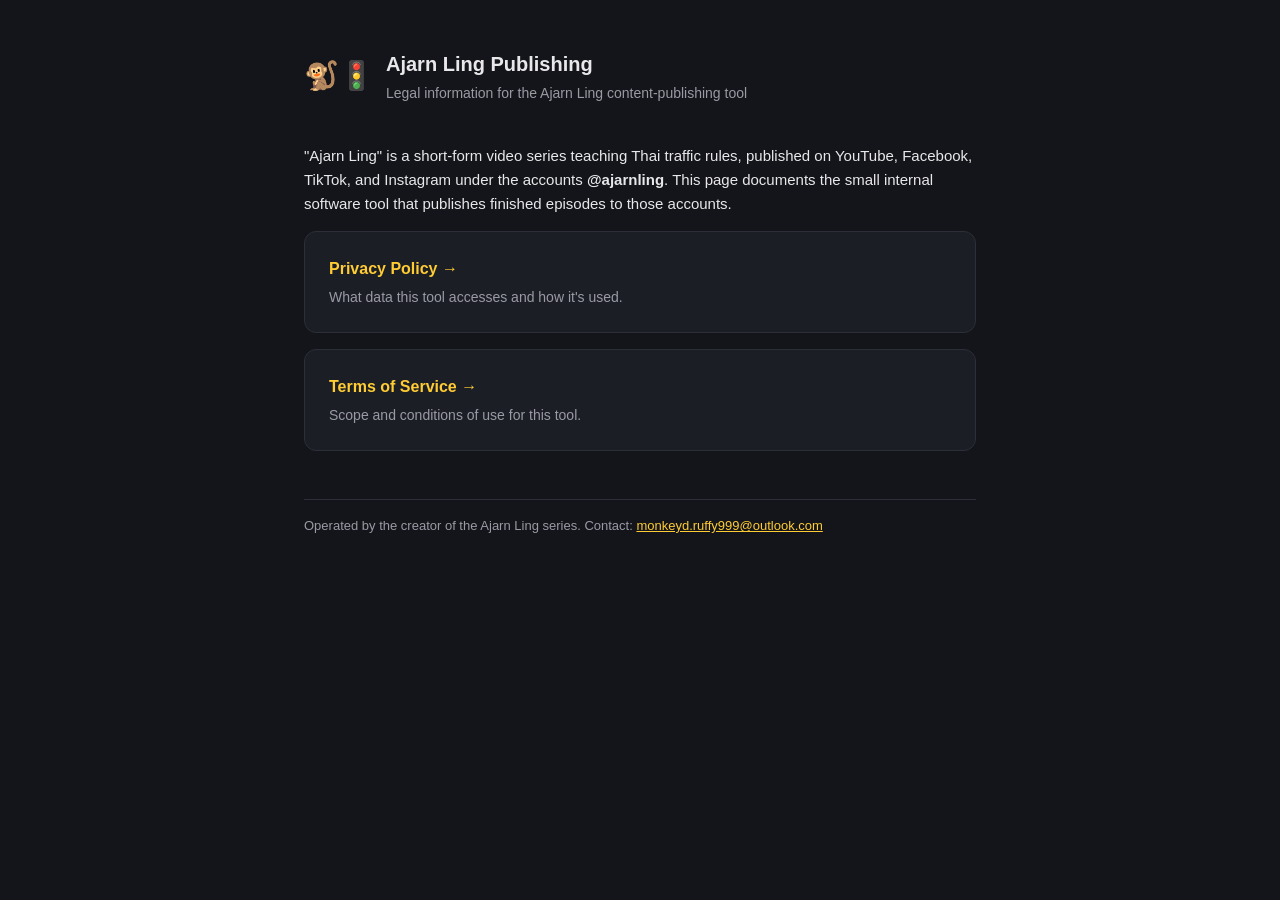
<file: index.html>
<!DOCTYPE html>
<html lang="en">
<head>
<meta charset="UTF-8">
<meta name="viewport" content="width=device-width, initial-scale=1">
<title>Ajarn Ling Publishing</title>
<link rel="stylesheet" href="style.css">
</head>
<body>
<div class="wrap">
  <header>
    <div class="mark">🐒🚦</div>
    <div>
      <h1>Ajarn Ling Publishing</h1>
      <div class="sub">Legal information for the Ajarn Ling content-publishing tool</div>
    </div>
  </header>

  <p>
    "Ajarn Ling" is a short-form video series teaching Thai traffic rules, published on
    YouTube, Facebook, TikTok, and Instagram under the accounts <strong>@ajarnling</strong>.
    This page documents the small internal software tool that publishes finished episodes
    to those accounts.
  </p>

  <div class="card">
    <a href="privacy.html">Privacy Policy →</a>
    <div class="desc">What data this tool accesses and how it's used.</div>
  </div>

  <div class="card">
    <a href="terms.html">Terms of Service →</a>
    <div class="desc">Scope and conditions of use for this tool.</div>
  </div>

  <p class="meta">
    Operated by the creator of the Ajarn Ling series. Contact:
    <a href="mailto:monkeyd.ruffy999@outlook.com" style="color:var(--accent)">monkeyd.ruffy999@outlook.com</a>
  </p>
</div>
</body>
</html>
</file>
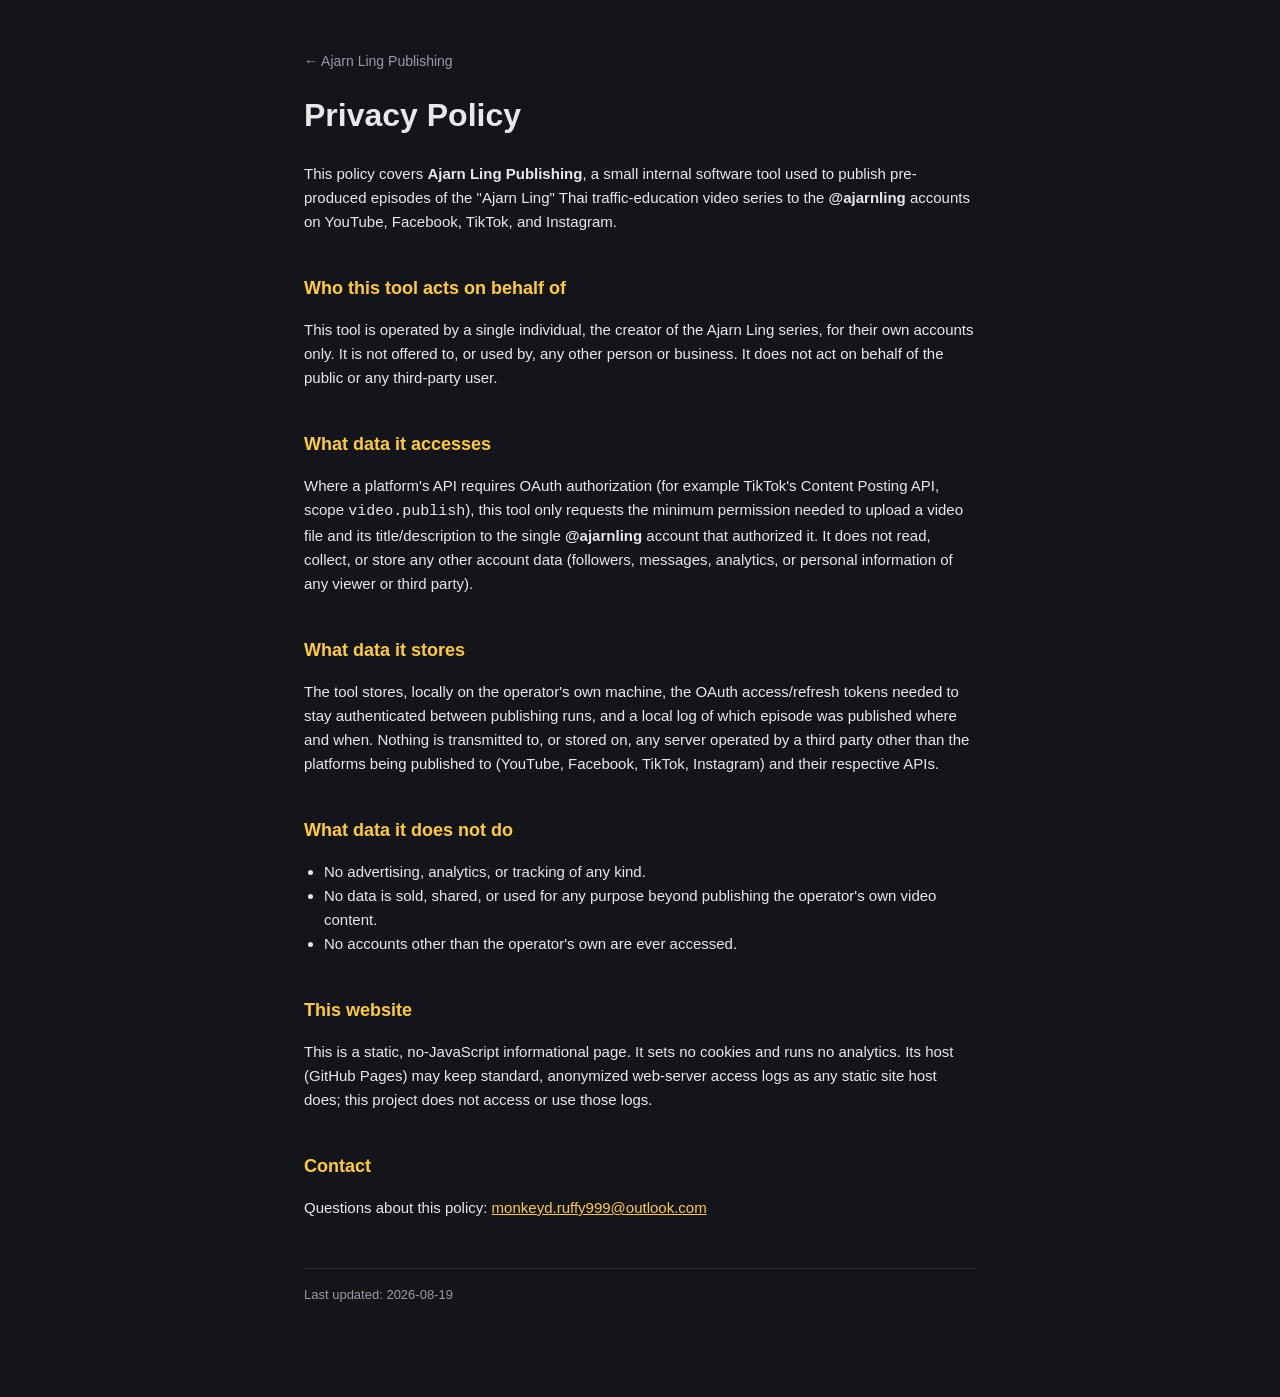
<file: privacy.html>
<!DOCTYPE html>
<html lang="en">
<head>
<meta charset="UTF-8">
<meta name="viewport" content="width=device-width, initial-scale=1">
<title>Privacy Policy — Ajarn Ling Publishing</title>
<link rel="stylesheet" href="style.css">
</head>
<body>
<div class="wrap">
  <a class="back" href="index.html">← Ajarn Ling Publishing</a>
  <h1 style="margin-top:16px;">Privacy Policy</h1>

  <p>
    This policy covers <strong>Ajarn Ling Publishing</strong>, a small internal software
    tool used to publish pre-produced episodes of the "Ajarn Ling" Thai traffic-education
    video series to the <strong>@ajarnling</strong> accounts on YouTube, Facebook, TikTok,
    and Instagram.
  </p>

  <h2>Who this tool acts on behalf of</h2>
  <p>
    This tool is operated by a single individual, the creator of the Ajarn Ling series,
    for their own accounts only. It is not offered to, or used by, any other person or
    business. It does not act on behalf of the public or any third-party user.
  </p>

  <h2>What data it accesses</h2>
  <p>
    Where a platform's API requires OAuth authorization (for example TikTok's Content
    Posting API, scope <code>video.publish</code>), this tool only requests the minimum
    permission needed to upload a video file and its title/description to the single
    <strong>@ajarnling</strong> account that authorized it. It does not read, collect, or
    store any other account data (followers, messages, analytics, or personal information
    of any viewer or third party).
  </p>

  <h2>What data it stores</h2>
  <p>
    The tool stores, locally on the operator's own machine, the OAuth access/refresh
    tokens needed to stay authenticated between publishing runs, and a local log of which
    episode was published where and when. Nothing is transmitted to, or stored on, any
    server operated by a third party other than the platforms being published to
    (YouTube, Facebook, TikTok, Instagram) and their respective APIs.
  </p>

  <h2>What data it does not do</h2>
  <ul>
    <li>No advertising, analytics, or tracking of any kind.</li>
    <li>No data is sold, shared, or used for any purpose beyond publishing the operator's
      own video content.</li>
    <li>No accounts other than the operator's own are ever accessed.</li>
  </ul>

  <h2>This website</h2>
  <p>
    This is a static, no-JavaScript informational page. It sets no cookies and runs no
    analytics. Its host (GitHub Pages) may keep standard, anonymized web-server access
    logs as any static site host does; this project does not access or use those logs.
  </p>

  <h2>Contact</h2>
  <p>
    Questions about this policy:
    <a href="mailto:monkeyd.ruffy999@outlook.com" style="color:var(--accent)">monkeyd.ruffy999@outlook.com</a>
  </p>

  <p class="meta">Last updated: 2026-08-19</p>
</div>
</body>
</html>
</file>
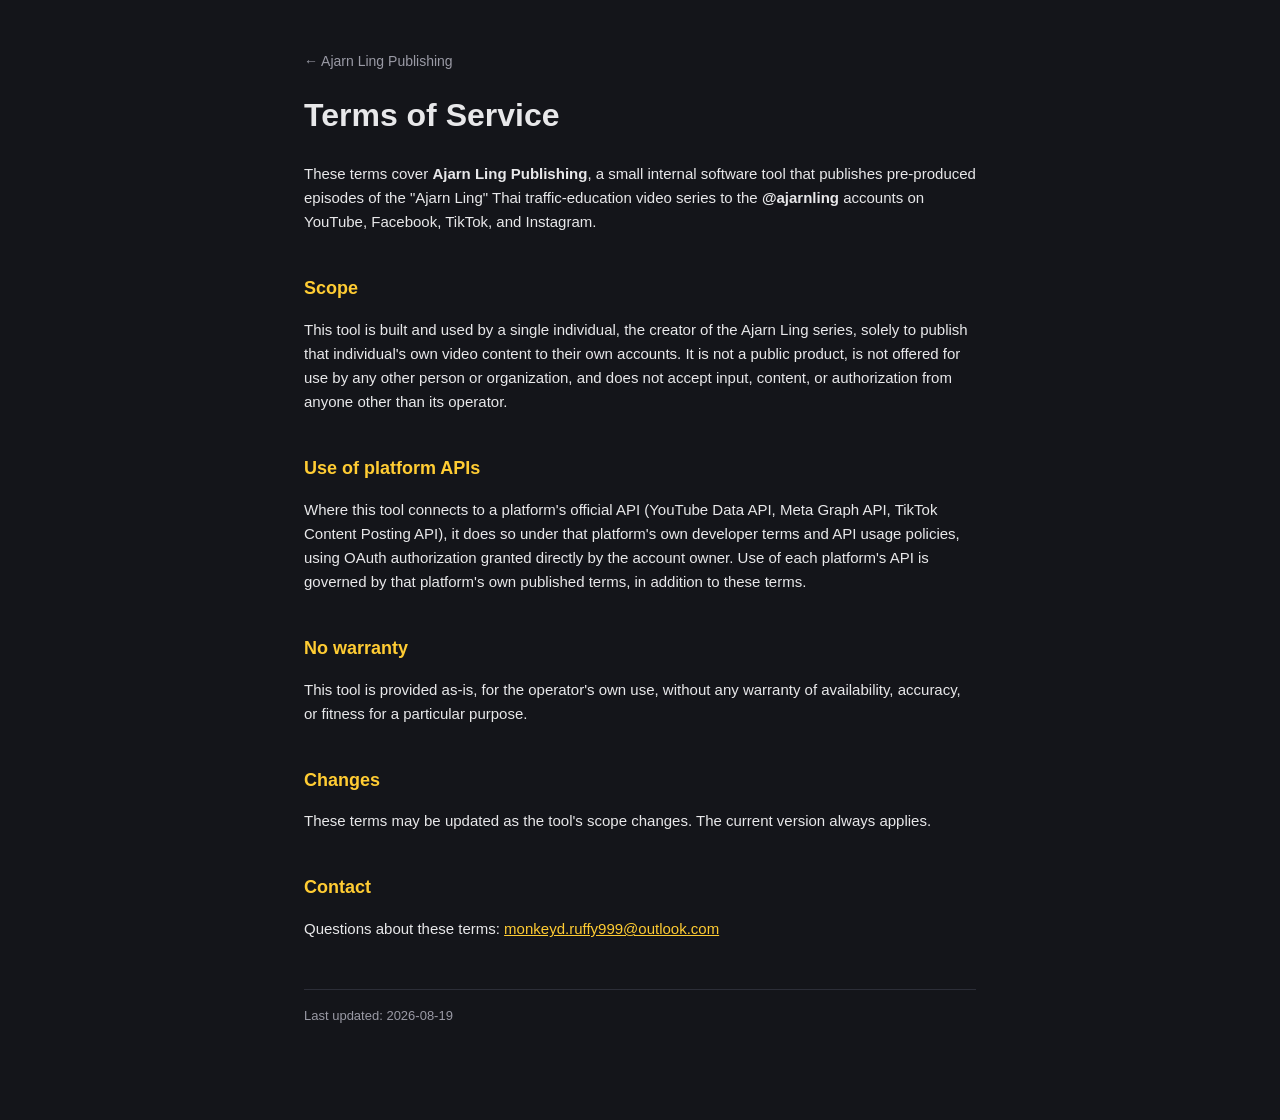
<file: terms.html>
<!DOCTYPE html>
<html lang="en">
<head>
<meta charset="UTF-8">
<meta name="viewport" content="width=device-width, initial-scale=1">
<title>Terms of Service — Ajarn Ling Publishing</title>
<link rel="stylesheet" href="style.css">
</head>
<body>
<div class="wrap">
  <a class="back" href="index.html">← Ajarn Ling Publishing</a>
  <h1 style="margin-top:16px;">Terms of Service</h1>

  <p>
    These terms cover <strong>Ajarn Ling Publishing</strong>, a small internal software
    tool that publishes pre-produced episodes of the "Ajarn Ling" Thai traffic-education
    video series to the <strong>@ajarnling</strong> accounts on YouTube, Facebook, TikTok,
    and Instagram.
  </p>

  <h2>Scope</h2>
  <p>
    This tool is built and used by a single individual, the creator of the Ajarn Ling
    series, solely to publish that individual's own video content to their own accounts.
    It is not a public product, is not offered for use by any other person or
    organization, and does not accept input, content, or authorization from anyone other
    than its operator.
  </p>

  <h2>Use of platform APIs</h2>
  <p>
    Where this tool connects to a platform's official API (YouTube Data API, Meta Graph
    API, TikTok Content Posting API), it does so under that platform's own developer
    terms and API usage policies, using OAuth authorization granted directly by the
    account owner. Use of each platform's API is governed by that platform's own
    published terms, in addition to these terms.
  </p>

  <h2>No warranty</h2>
  <p>
    This tool is provided as-is, for the operator's own use, without any warranty of
    availability, accuracy, or fitness for a particular purpose.
  </p>

  <h2>Changes</h2>
  <p>
    These terms may be updated as the tool's scope changes. The current version always
    applies.
  </p>

  <h2>Contact</h2>
  <p>
    Questions about these terms:
    <a href="mailto:monkeyd.ruffy999@outlook.com" style="color:var(--accent)">monkeyd.ruffy999@outlook.com</a>
  </p>

  <p class="meta">Last updated: 2026-08-19</p>
</div>
</body>
</html>
</file>
<file: style.css>
:root {
  --bg: #14151a;
  --panel: #1c1e26;
  --text: #e8e8ea;
  --muted: #9a9aa5;
  --accent: #ffcc33;
  --border: #2c2e38;
}

* { box-sizing: border-box; }

body {
  margin: 0;
  background: var(--bg);
  color: var(--text);
  font-family: -apple-system, BlinkMacSystemFont, "Segoe UI", Helvetica, Arial, sans-serif;
  line-height: 1.6;
}

.wrap {
  max-width: 720px;
  margin: 0 auto;
  padding: 48px 24px 80px;
}

header {
  display: flex;
  align-items: center;
  gap: 12px;
  margin-bottom: 40px;
}

header .mark {
  font-size: 28px;
}

header h1 {
  font-size: 20px;
  margin: 0;
  font-weight: 600;
}

header .sub {
  color: var(--muted);
  font-size: 14px;
  margin-top: 2px;
}

h2 {
  font-size: 18px;
  margin-top: 40px;
  margin-bottom: 12px;
  color: var(--accent);
}

p, li {
  color: var(--text);
  font-size: 15px;
}

ul {
  padding-left: 20px;
}

.card {
  background: var(--panel);
  border: 1px solid var(--border);
  border-radius: 12px;
  padding: 24px;
  margin-bottom: 16px;
}

.card a {
  color: var(--accent);
  text-decoration: none;
  font-weight: 600;
}

.card a:hover {
  text-decoration: underline;
}

.card .desc {
  color: var(--muted);
  font-size: 14px;
  margin-top: 4px;
}

.meta {
  color: var(--muted);
  font-size: 13px;
  margin-top: 48px;
  border-top: 1px solid var(--border);
  padding-top: 16px;
}

a.back {
  color: var(--muted);
  font-size: 14px;
  text-decoration: none;
}

a.back:hover {
  color: var(--text);
}
</file>
